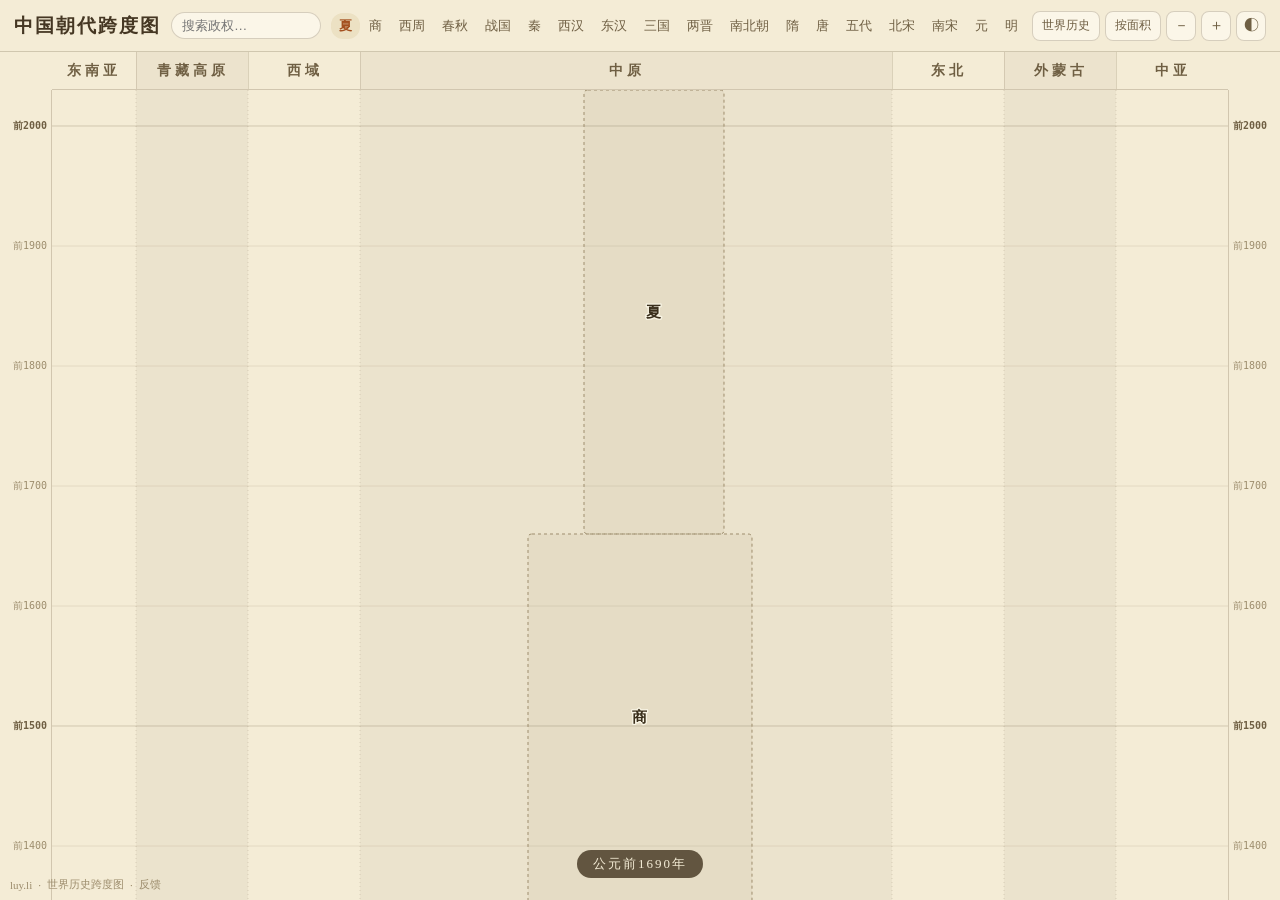
<file: docs/index.html>
<!DOCTYPE html>
<html lang="zh-CN">
<head>
<meta charset="UTF-8">
<title>中国朝代跨度图</title>
<!-- 中国朝代跨度图已迁至 china/。GitHub Pages 无法返回真正的 301，
     这里用 JS 跳转（保留 #y=… 等深链接与 ?theme=…），meta refresh 兜底。 -->
<link rel="canonical" href="https://luy.li/data/shi/china/">
<script>
  location.replace((location.protocol === "file:" ? "china/index.html" : "china/") +
    location.search + location.hash);
</script>
<meta http-equiv="refresh" content="0; url=china/">
<meta name="robots" content="noindex">
</head>
<body>
<p>页面已迁移至 <a href="china/">china/</a>。</p>
</body>
</html>
</file>
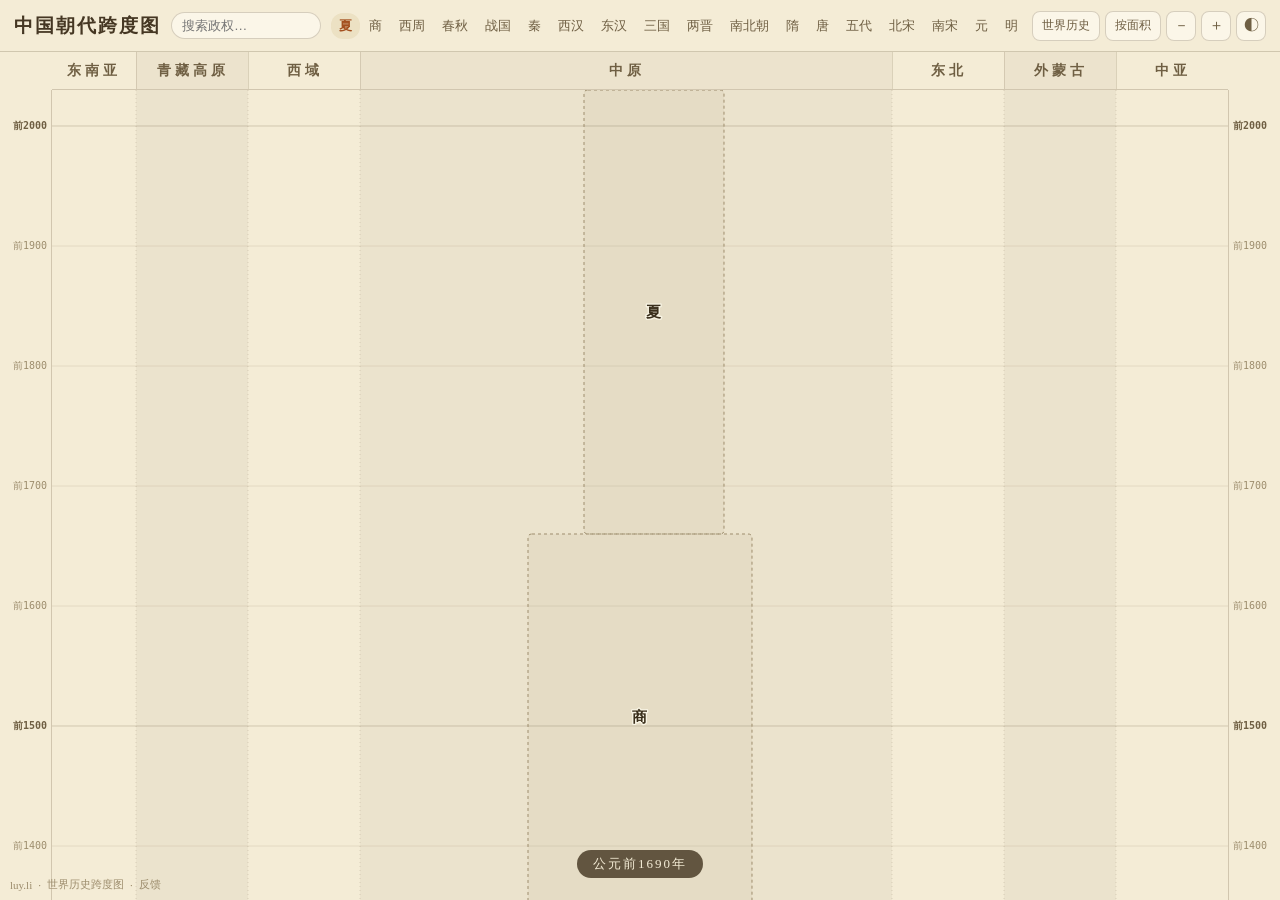
<file: docs/china/index.html>
<!DOCTYPE html>
<html lang="zh-CN">
<head>
<meta charset="UTF-8">
<meta name="viewport" content="width=device-width, initial-scale=1.0">
<title>中国朝代跨度图</title>
<link rel="stylesheet" href="css/style.css">
<link rel="icon" href="data:image/svg+xml,<svg xmlns='http://www.w3.org/2000/svg' viewBox='0 0 100 100'><text y='.9em' font-size='90'>📜</text></svg>">
</head>
<body>
<header id="toolbar">
  <h1 id="title">中国朝代跨度图</h1>
  <div id="searchbox">
    <input id="search" type="search" list="polity-names" placeholder="搜索政权…" autocomplete="off">
    <datalist id="polity-names"></datalist>
  </div>
  <nav id="eranav" aria-label="朝代快捷导航"></nav>
  <div id="controls">
    <a href="../world/index.html" title="世界历史跨度图">世界历史</a>
    <button id="layout-toggle" class="text" title="列宽随地理面积增大（按面积的平方根分配，再点一次恢复等宽）" aria-pressed="false">按面积</button>
    <button id="zoom-out" title="缩小（概览）">－</button>
    <button id="zoom-in" title="放大（细看）">＋</button>
    <button id="theme-toggle" title="切换深浅色">◐</button>
  </div>
</header>

<main id="scroller">
  <div id="canvas">
    <div id="corner-l" class="corner"></div>
    <div id="colhead"></div>
    <div id="corner-r" class="corner"></div>
    <div id="axis-l" class="axis"></div>
    <div id="chart-wrap"></div>
    <div id="axis-r" class="axis"></div>
  </div>
</main>

<div id="tooltip" hidden></div>
<div id="year-pill" hidden></div>

<aside id="panel" hidden>
  <button id="panel-close" title="关闭">×</button>
  <div id="panel-body"></div>
</aside>

<footer id="site-footer">
  <a href="https://luy.li" target="_blank" rel="noopener">luy.li</a>
  <span aria-hidden="true">·</span>
  <a href="../world/index.html">世界历史跨度图</a>
  <span aria-hidden="true">·</span>
  <a href="https://github.com/bones7456/history-timeline/issues" target="_blank" rel="noopener">反馈</a>
</footer>

<script src="data.js"></script>
<script src="js/app.js"></script>
</body>
</html>
</file>
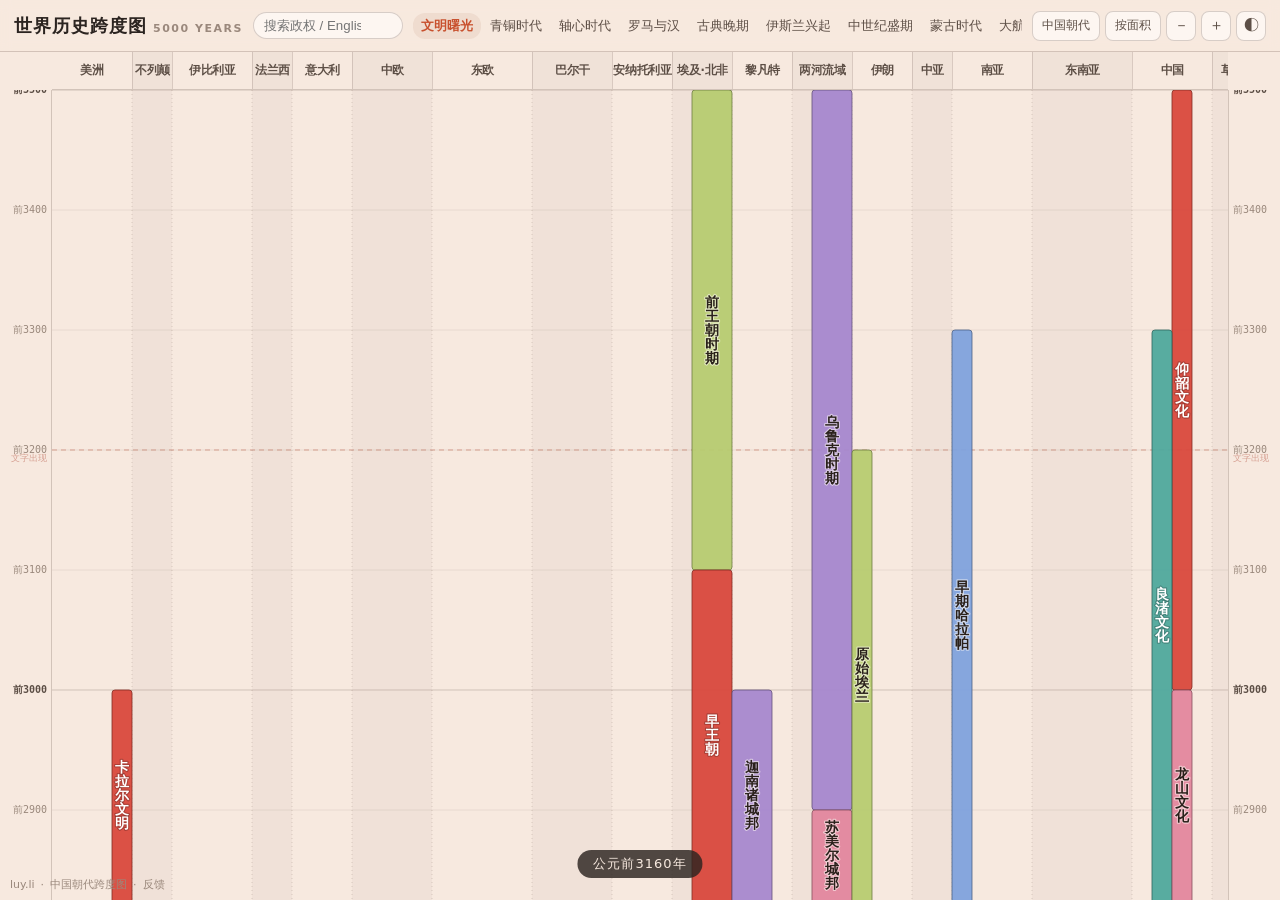
<file: docs/world/index.html>
<!DOCTYPE html>
<html lang="zh-CN">
<head>
<meta charset="UTF-8">
<meta name="viewport" content="width=device-width, initial-scale=1.0">
<title>世界历史跨度图</title>
<meta name="description" content="五千年世界历史时间轴：纵轴为时间、横轴为地理，各文明与政权的兴衰一图尽览。">
<link rel="stylesheet" href="css/style.css">
<link rel="icon" href="data:image/svg+xml,<svg xmlns='http://www.w3.org/2000/svg' viewBox='0 0 100 100'><text y='.9em' font-size='90'>🌍</text></svg>">
</head>
<body>
<header id="toolbar">
  <h1 id="title">世界历史跨度图<small>5000 YEARS</small></h1>
  <div id="searchbox">
    <input id="search" type="search" list="polity-names" placeholder="搜索政权 / English…" autocomplete="off">
    <datalist id="polity-names"></datalist>
  </div>
  <nav id="eranav" aria-label="时代快捷导航"></nav>
  <div id="controls">
    <a href="../china/index.html" title="中国朝代跨度图">中国朝代</a>
    <button id="layout-toggle" class="text" title="列宽随地理面积增大（按面积的平方根分配，再点一次恢复等宽）" aria-pressed="false">按面积</button>
    <button id="zoom-out" title="缩小（概览）">－</button>
    <button id="zoom-in" title="放大（细看）">＋</button>
    <button id="theme-toggle" title="切换深浅色">◐</button>
  </div>
</header>

<main id="scroller">
  <div id="canvas">
    <div id="corner-l" class="corner"></div>
    <div id="colhead"></div>
    <div id="corner-r" class="corner"></div>
    <div id="axis-l" class="axis"></div>
    <div id="chart-wrap"></div>
    <div id="axis-r" class="axis"></div>
  </div>
</main>

<div id="tooltip" hidden></div>
<div id="year-pill" hidden></div>

<aside id="panel" hidden>
  <button id="panel-close" title="关闭">×</button>
  <div id="panel-body"></div>
</aside>

<footer id="site-footer">
  <a href="https://luy.li" target="_blank" rel="noopener">luy.li</a>
  <span aria-hidden="true">·</span>
  <a href="../china/index.html">中国朝代跨度图</a>
  <span aria-hidden="true">·</span>
  <a href="https://github.com/bones7456/history-timeline/issues" target="_blank" rel="noopener">反馈</a>
</footer>

<script src="data.js"></script>
<script src="js/app.js"></script>
</body>
</html>
</file>
<file: docs/china/css/style.css>
/* 中国朝代跨度图 —— 古卷纸质感 */

:root {
  --paper: #f4ecd6;
  --paper-deep: #ece1c3;
  --ink: #453723;
  --ink-2: #6f5f43;
  --ink-3: #9d8d6d;
  --line: rgba(84, 66, 37, 0.10);
  --line-strong: rgba(84, 66, 37, 0.22);
  --era: rgba(150, 60, 30, 0.38);
  --accent: #a4501f;
  --card: #fbf6e8;
  --shadow: rgba(60, 40, 10, 0.18);
  --sep: rgba(84, 66, 37, 0.16);
  --nofill: rgba(84, 66, 37, 0.05);
}
:root[data-theme="dark"] {
  --paper: #262019;
  --paper-deep: #2e2820;
  --ink: #e2d5b5;
  --ink-2: #b3a483;
  --ink-3: #83755a;
  --line: rgba(226, 213, 181, 0.08);
  --line-strong: rgba(226, 213, 181, 0.18);
  --era: rgba(235, 140, 90, 0.42);
  --accent: #e08b4e;
  --card: #322b21;
  --shadow: rgba(0, 0, 0, 0.5);
  --sep: rgba(226, 213, 181, 0.14);
  --nofill: rgba(226, 213, 181, 0.06);
}
@media (prefers-color-scheme: dark) {
  :root:not([data-theme]) {
    --paper: #262019; --paper-deep: #2e2820;
    --ink: #e2d5b5; --ink-2: #b3a483; --ink-3: #83755a;
    --line: rgba(226, 213, 181, 0.08); --line-strong: rgba(226, 213, 181, 0.18);
    --era: rgba(235, 140, 90, 0.42); --accent: #e08b4e;
    --card: #322b21; --shadow: rgba(0, 0, 0, 0.5);
    --sep: rgba(226, 213, 181, 0.14); --nofill: rgba(226, 213, 181, 0.06);
  }
}

* { box-sizing: border-box; margin: 0; padding: 0; }
html, body { height: 100%; overscroll-behavior: none; }
body {
  font-family: "Songti SC", "Noto Serif SC", "Source Han Serif SC", serif;
  background: var(--paper);
  color: var(--ink);
  overflow: hidden;
}

/* ------- 工具栏 ------- */
#toolbar {
  position: fixed; inset: 0 0 auto 0; z-index: 30;
  display: flex; align-items: center; gap: 10px;
  height: 52px; padding: 0 14px;
  background: color-mix(in srgb, var(--paper) 88%, transparent);
  backdrop-filter: blur(6px);
  border-bottom: 1px solid var(--line-strong);
}
#title {
  font-size: 19px; font-weight: 700; letter-spacing: 2px; white-space: nowrap;
}
#searchbox input {
  width: 150px; padding: 5px 10px;
  font: 13px/1.4 inherit; color: var(--ink);
  background: var(--card); border: 1px solid var(--line-strong); border-radius: 15px;
  outline: none;
}
#searchbox input:focus { border-color: var(--accent); }
#eranav {
  flex: 1; display: flex; gap: 1px; overflow-x: auto; scrollbar-width: none;
  -webkit-overflow-scrolling: touch;
}
#eranav::-webkit-scrollbar { display: none; }
#eranav button {
  flex-shrink: 0; padding: 4px 8px;
  font: 13px/1 inherit; color: var(--ink-2);
  background: none; border: none; border-radius: 12px; cursor: pointer;
  white-space: nowrap;
}
#eranav button:hover { color: var(--accent); background: var(--paper-deep); }
#eranav button.active { color: var(--accent); font-weight: 700; background: var(--paper-deep); }
#controls { display: flex; gap: 5px; align-items: center; }
#controls button, #controls a {
  min-width: 30px; height: 30px;
  display: inline-flex; align-items: center; justify-content: center;
  font-size: 15px; color: var(--ink-2); text-decoration: none;
  background: var(--card); border: 1px solid var(--line-strong); border-radius: 8px;
  cursor: pointer;
}
#controls a, #controls button.text { padding: 0 9px; font-size: 12px; white-space: nowrap; }
#controls button[aria-pressed="true"] { color: var(--accent); border-color: var(--accent); font-weight: 700; }
#controls button:hover, #controls a:hover { color: var(--accent); border-color: var(--accent); }

/* ------- 滚动画布 ------- */
#scroller {
  position: fixed; inset: 52px 0 0 0;
  overflow: auto;
}
#canvas { display: grid; position: relative; width: max-content; }
#corner-l, #corner-r, #colhead { position: sticky; top: 0; z-index: 20; background: var(--paper); }
#corner-l { left: 0; z-index: 21; grid-area: 1 / 1; }
#corner-r { right: 0; z-index: 21; grid-area: 1 / 3; }
#colhead {
  grid-area: 1 / 2; position: sticky; position: -webkit-sticky;
  border-bottom: 1px solid var(--line-strong);
}
#colhead .region {
  position: absolute; top: 0; height: 100%;
  display: flex; align-items: center; justify-content: center;
  font-size: 14px; font-weight: 700; letter-spacing: 4px; color: var(--ink-2);
  border-left: 1px solid var(--sep);
  overflow: hidden; white-space: nowrap;
}
#colhead .region:first-child { border-left: none; }
#colhead .region.alt { background: var(--nofill); }

.axis { position: relative; z-index: 15; background: var(--paper); font-size: 10px; }
#axis-l { grid-area: 2 / 1; position: sticky; left: 0; border-right: 1px solid var(--line-strong); }
#axis-r { grid-area: 2 / 3; position: sticky; right: 0; border-left: 1px solid var(--line-strong); }
.axis .tick {
  position: absolute; right: 4px; left: 4px;
  transform: translateY(-50%);
  color: var(--ink-3); text-align: right;
  font-family: ui-monospace, "SF Mono", Menlo, monospace;
}
#axis-r .tick { text-align: left; }
.axis .tick.major { color: var(--ink-2); font-weight: 700; }
.axis .tick.now { color: var(--accent); font-size: 12px; }
.axis .era-tick {
  position: absolute; right: 4px; left: 4px;
  transform: translateY(2px);
  color: var(--era); text-align: right; font-size: 9px; letter-spacing: 1px;
}
#axis-r .era-tick { text-align: left; }

#chart-wrap { grid-area: 2 / 2; position: relative; }
#chart-wrap svg { display: block; }

/* ------- SVG 图层 ------- */
.region-shade { fill: var(--nofill); }
.region-sep { stroke: var(--sep); stroke-width: 1; stroke-dasharray: 1 3; }
.gridline { stroke: var(--line); stroke-width: 1; }
.gridline.major { stroke: var(--line-strong); }
.era-line { stroke: var(--era); stroke-width: 1; stroke-dasharray: 5 4; }
.era-line.now { stroke: var(--accent); stroke-dasharray: none; stroke-width: 1.5; opacity: 0.7; }

g.polity { cursor: pointer; transition: opacity 0.18s ease; }
g.polity path {
  stroke-width: 1;
  fill-opacity: 0.88;
  transition: fill-opacity 0.18s ease, filter 0.18s ease;
}
g.polity.nofill path {
  fill: var(--nofill);
  stroke: var(--ink-3);
  stroke-dasharray: 3 3;
}
svg.hovering g.polity:not(.hot):not(.selected) { opacity: 0.55; }
g.polity.hot path, g.polity.selected path {
  fill-opacity: 1;
  stroke-width: 1.6;
  filter: drop-shadow(0 1px 4px var(--shadow));
}
g.polity.flash path { animation: flash 0.7s ease 3; }
@keyframes flash {
  50% { fill-opacity: 0.35; }
}

text.lbl {
  fill: #3a2f1c;
  paint-order: stroke;
  stroke: rgba(255, 252, 240, 0.72);
  stroke-width: 2.6px;
  stroke-linejoin: round;
  text-anchor: middle;
  font-family: inherit;
  font-weight: 700;
  pointer-events: none;
  user-select: none;
}
:root[data-theme="dark"] text.lbl { fill: #2b2213; }

/* ------- 悬浮提示 ------- */
#tooltip {
  position: fixed; z-index: 40; max-width: 260px;
  padding: 8px 12px;
  background: var(--card); color: var(--ink);
  border: 1px solid var(--line-strong); border-radius: 8px;
  box-shadow: 0 4px 16px var(--shadow);
  font-size: 12px; line-height: 1.6;
  pointer-events: none;
}
#tooltip b { display: block; font-size: 15px; letter-spacing: 1px; }
#tooltip span { display: block; color: var(--ink-2); }

/* ------- 年代指示器 ------- */
#year-pill {
  position: fixed; z-index: 25; left: 50%; bottom: 22px;
  transform: translateX(-50%);
  padding: 5px 16px;
  background: color-mix(in srgb, var(--ink) 82%, transparent);
  color: var(--paper);
  border-radius: 16px;
  font-size: 13px; letter-spacing: 2px;
  pointer-events: none;
  transition: opacity 0.4s;
}

/* ------- 页脚 ------- */
#site-footer {
  position: fixed; z-index: 22; left: 10px; bottom: 8px;
  display: flex; align-items: center; gap: 6px;
  font-size: 11px; color: var(--ink-3);
  pointer-events: none;
}
#site-footer a { color: inherit; text-decoration: none; pointer-events: auto; }
#site-footer a:hover { color: var(--accent); text-decoration: underline; }

/* ------- 详情面板 ------- */
#panel {
  position: fixed; z-index: 35; top: 62px; right: 12px; bottom: 12px;
  width: 300px;
  background: var(--card);
  border: 1px solid var(--line-strong); border-radius: 12px;
  box-shadow: 0 8px 32px var(--shadow);
  overflow-y: auto;
}
@media (min-width: 701px) {
  /* 点击右侧色块时浮层改开在左边，避免盖住刚点的地方 */
  #panel.panel-left { right: auto; left: 12px; }
}
#panel-close {
  position: absolute; top: 8px; right: 10px;
  width: 26px; height: 26px;
  font-size: 16px; color: var(--ink-2);
  background: none; border: none; border-radius: 50%; cursor: pointer;
}
#panel-close:hover { background: var(--paper-deep); }
#panel-body { padding: 18px; font-size: 13px; line-height: 1.75; }
#panel-body h2 {
  font-size: 21px; letter-spacing: 2px; margin-bottom: 4px;
  display: flex; align-items: center; gap: 8px;
}
#panel-body .swatch {
  width: 15px; height: 15px; flex-shrink: 0;
  border-radius: 4px; border: 1px solid var(--line-strong);
}
#panel-body .raw { color: var(--ink-3); font-size: 12px; }
#panel-body .years { color: var(--ink-2); margin: 6px 0; }
#panel-body .years em { font-style: normal; color: var(--ink-3); margin-left: 8px; font-size: 12px; }
#panel-body .chips span {
  display: inline-block; margin: 0 4px 4px 0; padding: 1px 8px;
  font-size: 11px; color: var(--ink-2);
  background: var(--paper-deep); border-radius: 9px;
}
#panel-body .intro { margin: 10px 0; }
#panel-body .note {
  margin: 10px 0; padding: 8px 10px;
  font-size: 12px; color: var(--ink-2);
  background: var(--paper-deep); border-radius: 8px;
}
#panel-body h3 {
  margin: 14px 0 6px; font-size: 13px; color: var(--ink-2);
  border-top: 1px solid var(--line); padding-top: 10px;
}
.concurrent { list-style: none; }
.concurrent li {
  display: flex; align-items: center; gap: 7px;
  padding: 3px 6px; border-radius: 6px; cursor: pointer;
}
.concurrent li:hover { background: var(--paper-deep); }
.concurrent li i {
  width: 10px; height: 10px; flex-shrink: 0;
  border-radius: 3px; border: 1px solid var(--line-strong);
}
.concurrent li small { margin-left: auto; color: var(--ink-3); font-size: 11px; }
.search-results { margin-top: 10px; }

/* ------- 移动端 ------- */
@media (max-width: 700px) {
  #toolbar { flex-wrap: wrap; height: 84px; padding: 6px 10px; row-gap: 2px; }
  #title { font-size: 15px; letter-spacing: 0.5px; }
  #searchbox input { width: 80px; }
  #controls button.text { padding: 0 6px; }
  #controls a { display: none; } /* 手机端由页脚链接到世界历史图 */
  #eranav { order: 3; flex-basis: 100%; }
  #scroller { inset: 84px 0 0 0; }
  #panel {
    top: auto; right: 0; left: 0; bottom: 0;
    width: auto; max-height: 52vh;
    border-radius: 14px 14px 0 0;
  }
  #year-pill { bottom: 10px; }
  #colhead .region { font-size: 11px; letter-spacing: 1px; }
}
</file>
<file: docs/world/css/style.css>
/* 世界历史跨度图 —— 海报质感（米粉底 + 饱和色块） */

:root {
  --paper: #f7e9df;
  --paper-deep: #efdccf;
  --ink: #2b2420;
  --ink-2: #5d4f46;
  --ink-3: #9a887c;
  --line: rgba(60, 40, 30, 0.08);
  --line-strong: rgba(60, 40, 30, 0.20);
  --era: rgba(170, 60, 40, 0.42);
  --accent: #c8502d;
  --card: #fdf6f1;
  --shadow: rgba(60, 30, 10, 0.18);
  --sep: rgba(60, 40, 30, 0.16);
  --nofill: rgba(60, 40, 30, 0.035);
  --lbl: #2a211b;
  --lbl-halo: rgba(255, 250, 245, 0.55);
}
:root[data-theme="dark"] {
  --paper: #1f1b19;
  --paper-deep: #2a2421;
  --ink: #eee2d8;
  --ink-2: #bba99b;
  --ink-3: #85766b;
  --line: rgba(238, 226, 216, 0.07);
  --line-strong: rgba(238, 226, 216, 0.17);
  --era: rgba(240, 130, 90, 0.45);
  --accent: #f08a5d;
  --card: #2c2623;
  --shadow: rgba(0, 0, 0, 0.5);
  --sep: rgba(238, 226, 216, 0.13);
  --nofill: rgba(238, 226, 216, 0.04);
}
@media (prefers-color-scheme: dark) {
  :root:not([data-theme="light"]) {
    --paper: #1f1b19; --paper-deep: #2a2421;
    --ink: #eee2d8; --ink-2: #bba99b; --ink-3: #85766b;
    --line: rgba(238, 226, 216, 0.07); --line-strong: rgba(238, 226, 216, 0.17);
    --era: rgba(240, 130, 90, 0.45); --accent: #f08a5d;
    --card: #2c2623; --shadow: rgba(0, 0, 0, 0.5);
    --sep: rgba(238, 226, 216, 0.13); --nofill: rgba(238, 226, 216, 0.04);
  }
}

* { box-sizing: border-box; margin: 0; padding: 0; }
html, body { height: 100%; overscroll-behavior: none; }
body {
  font-family: "PingFang SC", "Hiragino Sans GB", "Noto Sans SC", "Microsoft YaHei", system-ui, sans-serif;
  background: var(--paper);
  color: var(--ink);
  overflow: hidden;
}

/* ------- 工具栏 ------- */
#toolbar {
  position: fixed; inset: 0 0 auto 0; z-index: 30;
  display: flex; align-items: center; gap: 10px;
  height: 52px; padding: 0 14px;
  background: color-mix(in srgb, var(--paper) 88%, transparent);
  backdrop-filter: blur(6px);
  border-bottom: 1px solid var(--line-strong);
}
#title {
  font-size: 18px; font-weight: 800; letter-spacing: 1px; white-space: nowrap;
}
#title small {
  font-size: 11px; font-weight: 700; letter-spacing: 1.5px; color: var(--ink-3); margin-left: 6px;
}
#searchbox input {
  width: 150px; padding: 5px 10px;
  font: 13px/1.4 inherit; color: var(--ink);
  background: var(--card); border: 1px solid var(--line-strong); border-radius: 15px;
  outline: none;
}
#searchbox input:focus { border-color: var(--accent); }
#eranav {
  flex: 1; display: flex; gap: 1px; overflow-x: auto; scrollbar-width: none;
  -webkit-overflow-scrolling: touch;
}
#eranav::-webkit-scrollbar { display: none; }
#eranav button {
  flex-shrink: 0; padding: 4px 8px;
  font: 13px/1 inherit; color: var(--ink-2);
  background: none; border: none; border-radius: 12px; cursor: pointer;
  white-space: nowrap;
}
#eranav button:hover { color: var(--accent); background: var(--paper-deep); }
#eranav button.active { color: var(--accent); font-weight: 700; background: var(--paper-deep); }
#controls { display: flex; gap: 5px; align-items: center; }
#controls button, #controls a {
  min-width: 30px; height: 30px;
  display: inline-flex; align-items: center; justify-content: center;
  font-size: 15px; color: var(--ink-2); text-decoration: none;
  background: var(--card); border: 1px solid var(--line-strong); border-radius: 8px;
  cursor: pointer;
}
#controls a, #controls button.text { padding: 0 9px; font-size: 12px; white-space: nowrap; }
#controls button[aria-pressed="true"] { color: var(--accent); border-color: var(--accent); font-weight: 700; }
#controls button:hover, #controls a:hover { color: var(--accent); border-color: var(--accent); }

/* ------- 滚动画布 ------- */
#scroller {
  position: fixed; inset: 52px 0 0 0;
  overflow: auto;
}
#canvas { display: grid; position: relative; width: max-content; }
#corner-l, #corner-r, #colhead { position: sticky; top: 0; z-index: 20; background: var(--paper); }
#corner-l { left: 0; z-index: 21; grid-area: 1 / 1; }
#corner-r { right: 0; z-index: 21; grid-area: 1 / 3; }
#colhead {
  grid-area: 1 / 2; position: sticky; position: -webkit-sticky;
  border-bottom: 1px solid var(--line-strong);
}
#colhead .region {
  position: absolute; top: 0; height: 100%;
  display: flex; align-items: center; justify-content: center;
  font-size: 11.5px; font-weight: 700; line-height: 1.15; color: var(--ink-2);
  letter-spacing: -0.3px; white-space: nowrap;
  text-align: center;
  border-left: 1px solid var(--sep);
  overflow: hidden;
}
#colhead .region:first-child { border-left: none; }
#colhead .region.alt { background: var(--nofill); }

.axis { position: relative; z-index: 15; background: var(--paper); font-size: 10px; }
#axis-l { grid-area: 2 / 1; position: sticky; left: 0; border-right: 1px solid var(--line-strong); }
#axis-r { grid-area: 2 / 3; position: sticky; right: 0; border-left: 1px solid var(--line-strong); }
.axis .tick {
  position: absolute; right: 4px; left: 4px;
  transform: translateY(-50%);
  color: var(--ink-3); text-align: right;
  font-family: ui-monospace, "SF Mono", Menlo, monospace;
}
#axis-r .tick { text-align: left; }
.axis .tick.major { color: var(--ink-2); font-weight: 700; }
.axis .tick.now { color: var(--accent); font-size: 12px; }
.axis .era-tick {
  position: absolute; right: 4px; left: 4px;
  transform: translateY(2px);
  color: var(--era); text-align: right; font-size: 9px;
}
#axis-r .era-tick { text-align: left; }

#chart-wrap { grid-area: 2 / 2; position: relative; }
#chart-wrap svg { display: block; }

/* ------- SVG 图层 ------- */
.region-shade { fill: var(--nofill); }
.region-sep { stroke: var(--sep); stroke-width: 1; stroke-dasharray: 1 3; }
.gridline { stroke: var(--line); stroke-width: 1; }
.gridline.major { stroke: var(--line-strong); }
.era-line { stroke: var(--era); stroke-width: 1; stroke-dasharray: 5 4; }
.era-line.now { stroke: var(--accent); stroke-dasharray: none; stroke-width: 1.5; opacity: 0.7; }

g.polity { cursor: pointer; transition: opacity 0.18s ease; }
g.polity path {
  stroke-width: 0.8;
  fill-opacity: 0.94;
  transition: fill-opacity 0.18s ease, filter 0.18s ease;
}
:root[data-theme="dark"] g.polity path { fill-opacity: 0.82; }
@media (prefers-color-scheme: dark) {
  :root:not([data-theme="light"]) g.polity path { fill-opacity: 0.82; }
}
svg.hovering g.polity:not(.hot):not(.selected) { opacity: 0.55; }
g.polity.hot path, g.polity.selected path {
  fill-opacity: 1;
  stroke-width: 1.6;
  filter: drop-shadow(0 1px 4px var(--shadow));
}
g.polity.flash path { animation: flash 0.7s ease 3; }
@keyframes flash {
  50% { fill-opacity: 0.35; }
}

text.lbl {
  fill: var(--lbl);
  paint-order: stroke;
  stroke: var(--lbl-halo);
  stroke-width: 2.2px;
  stroke-linejoin: round;
  text-anchor: middle;
  font-family: inherit;
  font-weight: 800;
  pointer-events: none;
  user-select: none;
}
text.lbl.on-dark { fill: #fff; stroke: rgba(0, 0, 0, 0.22); }
text.lbl tspan.en { font-weight: 700; letter-spacing: 0.3px; }

/* ------- 悬浮提示 ------- */
#tooltip {
  position: fixed; z-index: 40; max-width: 280px;
  padding: 8px 12px;
  background: var(--card); color: var(--ink);
  border: 1px solid var(--line-strong); border-radius: 8px;
  box-shadow: 0 4px 16px var(--shadow);
  font-size: 12px; line-height: 1.6;
  pointer-events: none;
}
#tooltip b { display: block; font-size: 15px; }
#tooltip i { display: block; font-style: normal; font-size: 11px; color: var(--ink-3); letter-spacing: 0.3px; }
#tooltip span { display: block; color: var(--ink-2); }

/* ------- 年代指示器 ------- */
#year-pill {
  position: fixed; z-index: 25; left: 50%; bottom: 22px;
  transform: translateX(-50%);
  padding: 5px 16px;
  background: color-mix(in srgb, var(--ink) 82%, transparent);
  color: var(--paper);
  border-radius: 16px;
  font-size: 13px; letter-spacing: 1px;
  pointer-events: none;
  transition: opacity 0.4s;
}

/* ------- 页脚 ------- */
#site-footer {
  position: fixed; z-index: 22; left: 10px; bottom: 8px;
  display: flex; align-items: center; gap: 6px;
  font-size: 11px; color: var(--ink-3);
  pointer-events: none;
}
#site-footer a { color: inherit; text-decoration: none; pointer-events: auto; }
#site-footer a:hover { color: var(--accent); text-decoration: underline; }

/* ------- 详情面板 ------- */
#panel {
  position: fixed; z-index: 35; top: 62px; right: 12px; bottom: 12px;
  width: 300px;
  background: var(--card);
  border: 1px solid var(--line-strong); border-radius: 12px;
  box-shadow: 0 8px 32px var(--shadow);
  overflow-y: auto;
}
@media (min-width: 701px) {
  /* 点击右侧色块时浮层改开在左边，避免盖住刚点的地方 */
  #panel.panel-left { right: auto; left: 12px; }
}
#panel-close {
  position: absolute; top: 8px; right: 10px;
  width: 26px; height: 26px;
  font-size: 16px; color: var(--ink-2);
  background: none; border: none; border-radius: 50%; cursor: pointer;
}
#panel-close:hover { background: var(--paper-deep); }
#panel-body { padding: 18px; font-size: 13px; line-height: 1.75; }
#panel-body h2 {
  font-size: 20px; margin-bottom: 2px; padding-right: 20px;
  display: flex; align-items: center; gap: 8px;
}
#panel-body .en { font-size: 12px; font-weight: 700; color: var(--ink-3); letter-spacing: 0.5px; text-transform: uppercase; }
#panel-body .swatch {
  width: 15px; height: 15px; flex-shrink: 0;
  border-radius: 4px; border: 1px solid var(--line-strong);
}
#panel-body .raw { color: var(--ink-3); font-size: 12px; }
#panel-body .years { color: var(--ink-2); margin: 6px 0; }
#panel-body .years em { font-style: normal; color: var(--ink-3); margin-left: 8px; font-size: 12px; }
#panel-body .chips span {
  display: inline-block; margin: 0 4px 4px 0; padding: 1px 8px;
  font-size: 11px; color: var(--ink-2);
  background: var(--paper-deep); border-radius: 9px;
}
#panel-body .intro { margin: 10px 0; }
#panel-body .note {
  margin: 10px 0; padding: 8px 10px;
  font-size: 12px; color: var(--ink-2);
  background: var(--paper-deep); border-radius: 8px;
}
#panel-body h3 {
  margin: 14px 0 6px; font-size: 13px; color: var(--ink-2);
  border-top: 1px solid var(--line); padding-top: 10px;
}
.concurrent { list-style: none; }
.concurrent li {
  display: flex; align-items: center; gap: 7px;
  padding: 3px 6px; border-radius: 6px; cursor: pointer;
}
.concurrent li:hover { background: var(--paper-deep); }
.concurrent li i {
  width: 10px; height: 10px; flex-shrink: 0;
  border-radius: 3px; border: 1px solid var(--line-strong);
}
.concurrent li small { margin-left: auto; color: var(--ink-3); font-size: 11px; white-space: nowrap; }
.search-results { margin-top: 10px; }
#panel-body .legend {
  margin-top: 12px; padding-top: 10px;
  border-top: 1px solid var(--line);
  font-size: 11px; line-height: 1.6; color: var(--ink-3);
}

/* ------- 移动端 ------- */
@media (max-width: 700px) {
  #toolbar { flex-wrap: wrap; height: 84px; padding: 6px 10px; row-gap: 2px; }
  #title { font-size: 15px; }
  #title small { display: none; }
  #controls a { display: none; } /* 手机端由页脚链接回中国朝代图 */
  #searchbox input { width: 80px; }
  #controls button.text { padding: 0 6px; }
  #eranav { order: 3; flex-basis: 100%; }
  #scroller { inset: 84px 0 0 0; }
  #panel {
    top: auto; right: 0; left: 0; bottom: 0;
    width: auto; max-height: 52vh;
    border-radius: 14px 14px 0 0;
  }
  #year-pill { bottom: 10px; }
  #colhead .region { font-size: 10px; }
}
</file>
